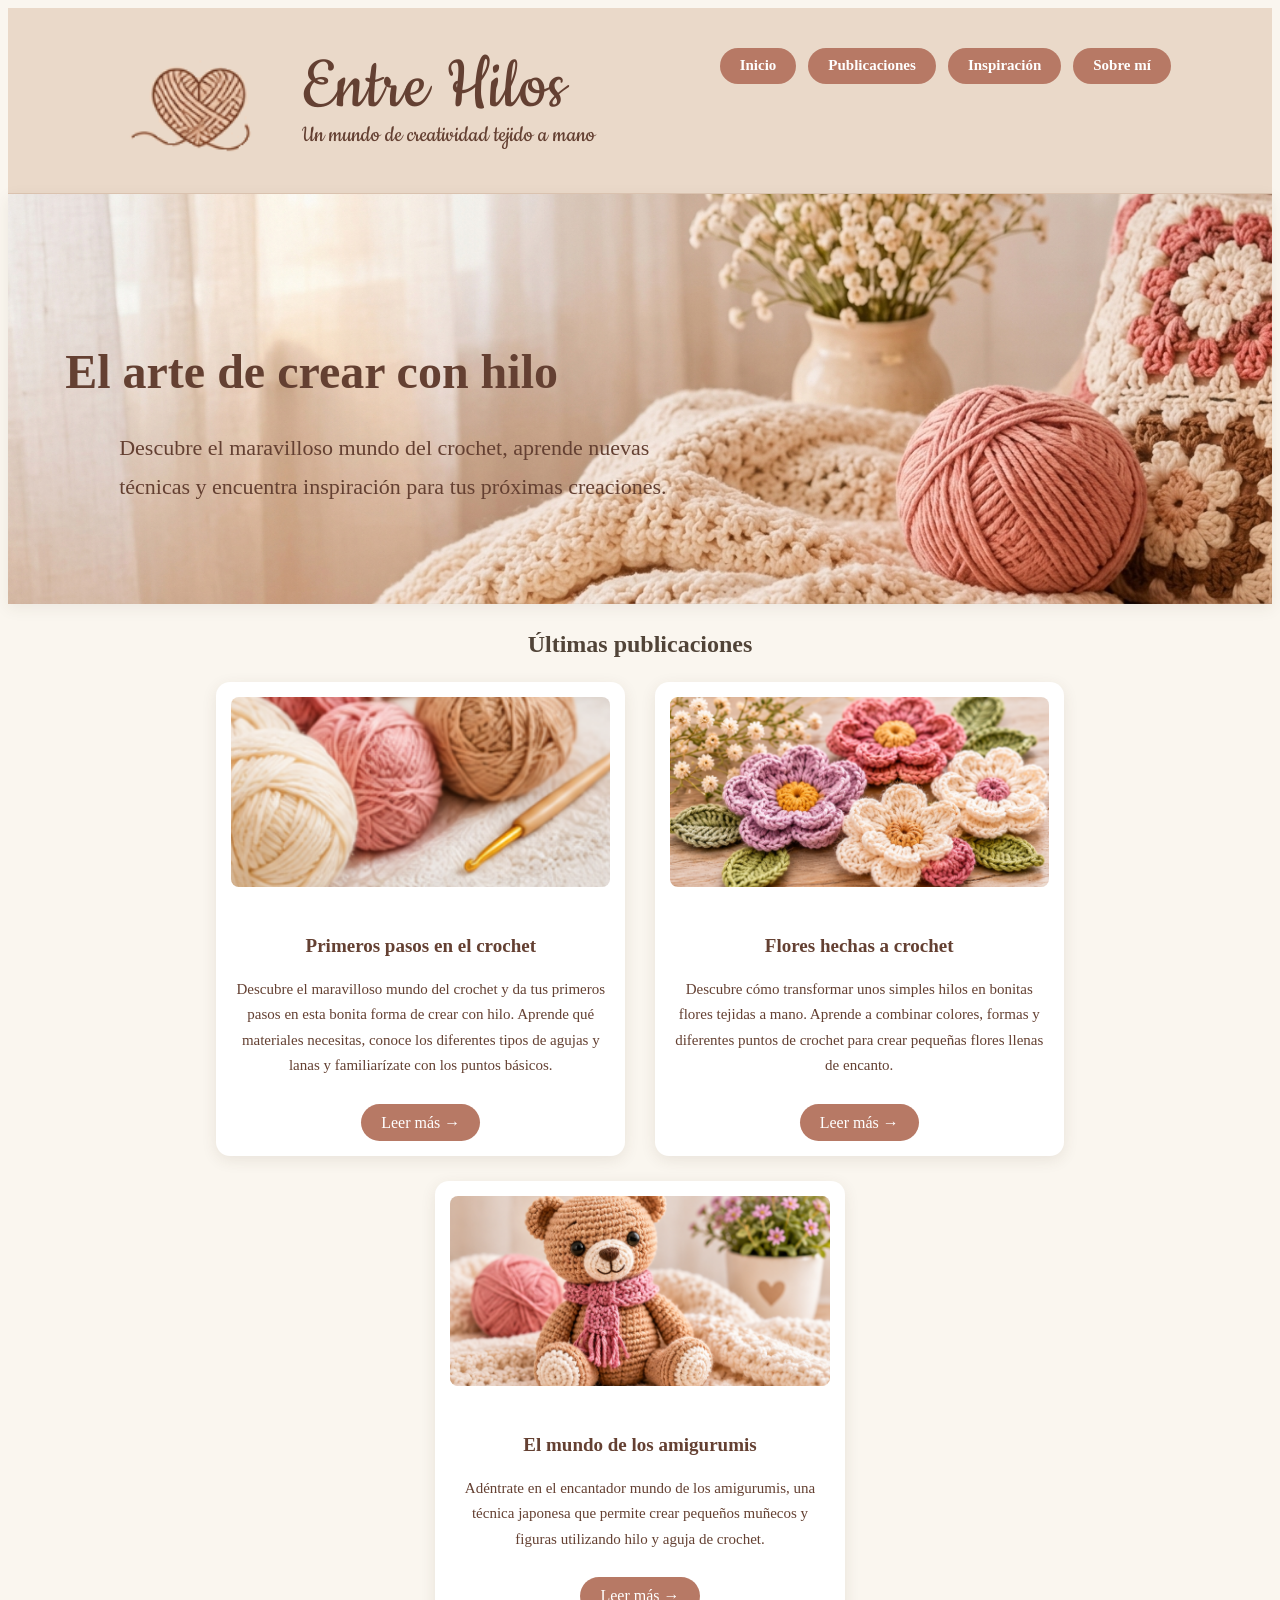
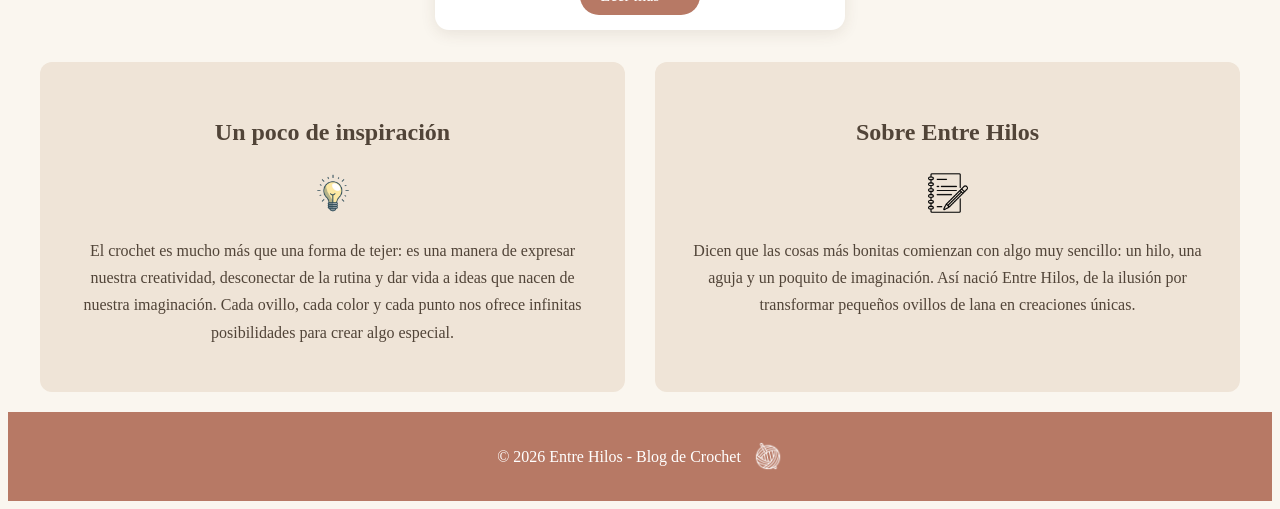
<file: index.html>
<!DOCTYPE html>
<html lang="es">

<head>
    <meta charset="UTF-8">
    <meta name="viewport" content="width=device-width, initial-scale=1.0">
    <title>Entre Hilos | Blog de Crochet</title>
    <link rel="stylesheet" href="style.css">
    <link href="https://fonts.googleapis.com/css2?family=Cookie&display=swap" rel="stylesheet">
</head>

<body>
    <header>
        <div class="cabecera">
            <!-- Columna izquierda: logo y descripción -->
            <div class="titulo-blog">
                <img src="images/iconoCorazonGanchillo.png" alt="Corazón de ganchillo">
                <div class="texto-cabecera">
                    <h1>Entre Hilos</h1>
                    <p>Un mundo de creatividad tejido a mano</p>
                </div>
            </div>

            <!-- Columna derecha: navegación -->
            <nav>
                <a class="botones" href="index.html">Inicio</a>
                <a class="botones" href="#publicaciones">Publicaciones</a>
                <a class="botones" href="#inspiracion">Inspiración</a>
                <a class="botones" href="#sobre-mi">Sobre mí</a>
            </nav>

        </div>
    </header>

    <main>
        <section class="presentacion">
            <h2>El arte de crear con hilo</h2>
            <p>
                Descubre el maravilloso mundo del crochet,
                aprende nuevas técnicas y encuentra inspiración
                para tus próximas creaciones.
            </p>
        </section>

        <section id="publicaciones">
            <h2>Últimas publicaciones</h2>
            <article>
                <img src="images/materiales.png" alt="Ovillos de lana y aguja de crochet">
                <h3>Primeros pasos en el crochet</h3>
                <p>Descubre el maravilloso mundo del crochet y da tus primeros pasos
                    en esta bonita forma de crear con hilo. Aprende qué materiales
                    necesitas, conoce los diferentes tipos de agujas y lanas y
                    familiarízate con los puntos básicos.</p>
                <a class="botones" href="articulos/primerosPasos.html">
                    Leer más →
                </a>
            </article>
            <article>
                <img src="images/flores.png" alt="Flores tejidas a crochet">
                <h3>Flores hechas a crochet</h3>
                <p>Descubre cómo transformar unos simples hilos en bonitas flores tejidas
                    a mano. Aprende a combinar colores, formas y diferentes puntos de
                    crochet para crear pequeñas flores llenas de encanto.</p>
                <a class="botones" href="articulos/flores.html">
                    Leer más →
                </a>
            </article>
            <article>
                <img src="images/amigurumis.png" alt="Muñeco amigurumi tejido a crochet">
                <h3>El mundo de los amigurumis</h3>
                <p>Adéntrate en el encantador mundo de los amigurumis, una técnica
                    japonesa que permite crear pequeños muñecos y figuras utilizando hilo
                    y aguja de crochet. </p>
                <a class="botones" href="articulos/amigurumis.html">
                    Leer más →
                </a>
            </article>
        </section>
        <div class="inspiracionEinfo">

            <section id="inspiracion">
                <h2>Un poco de inspiración</h2>
                <p><img src="images/iconoBombilla.png" alt="Icono bombilla idea"></p>
                <p>
                    El crochet es mucho más que una forma de tejer: es una manera
                    de expresar nuestra creatividad, desconectar de la rutina y
                    dar vida a ideas que nacen de nuestra imaginación. Cada ovillo,
                    cada color y cada punto nos ofrece infinitas posibilidades
                    para crear algo especial.
                </p>
            </section>

            <section id="sobre-mi">
                <h2>Sobre Entre Hilos</h2>
                <p><img src="images/cuaderno.png" alt="Icono cuaderno de notas"></p>
                <p>
                    Dicen que las cosas más bonitas comienzan con algo muy sencillo:
                    un hilo, una aguja y un poquito de imaginación. Así nació
                    Entre Hilos, de la ilusión por transformar pequeños ovillos
                    de lana en creaciones únicas.
                </p>
            </section>
        </div>
    </main>

    <footer>
        <div class="contenido-footer">
            <p>© 2026 Entre Hilos - Blog de Crochet</p>
            <img src="images/tejer.png" alt="Icono ovillo de tejer">
        </div>
    </footer>

</body>

</html>
</file>
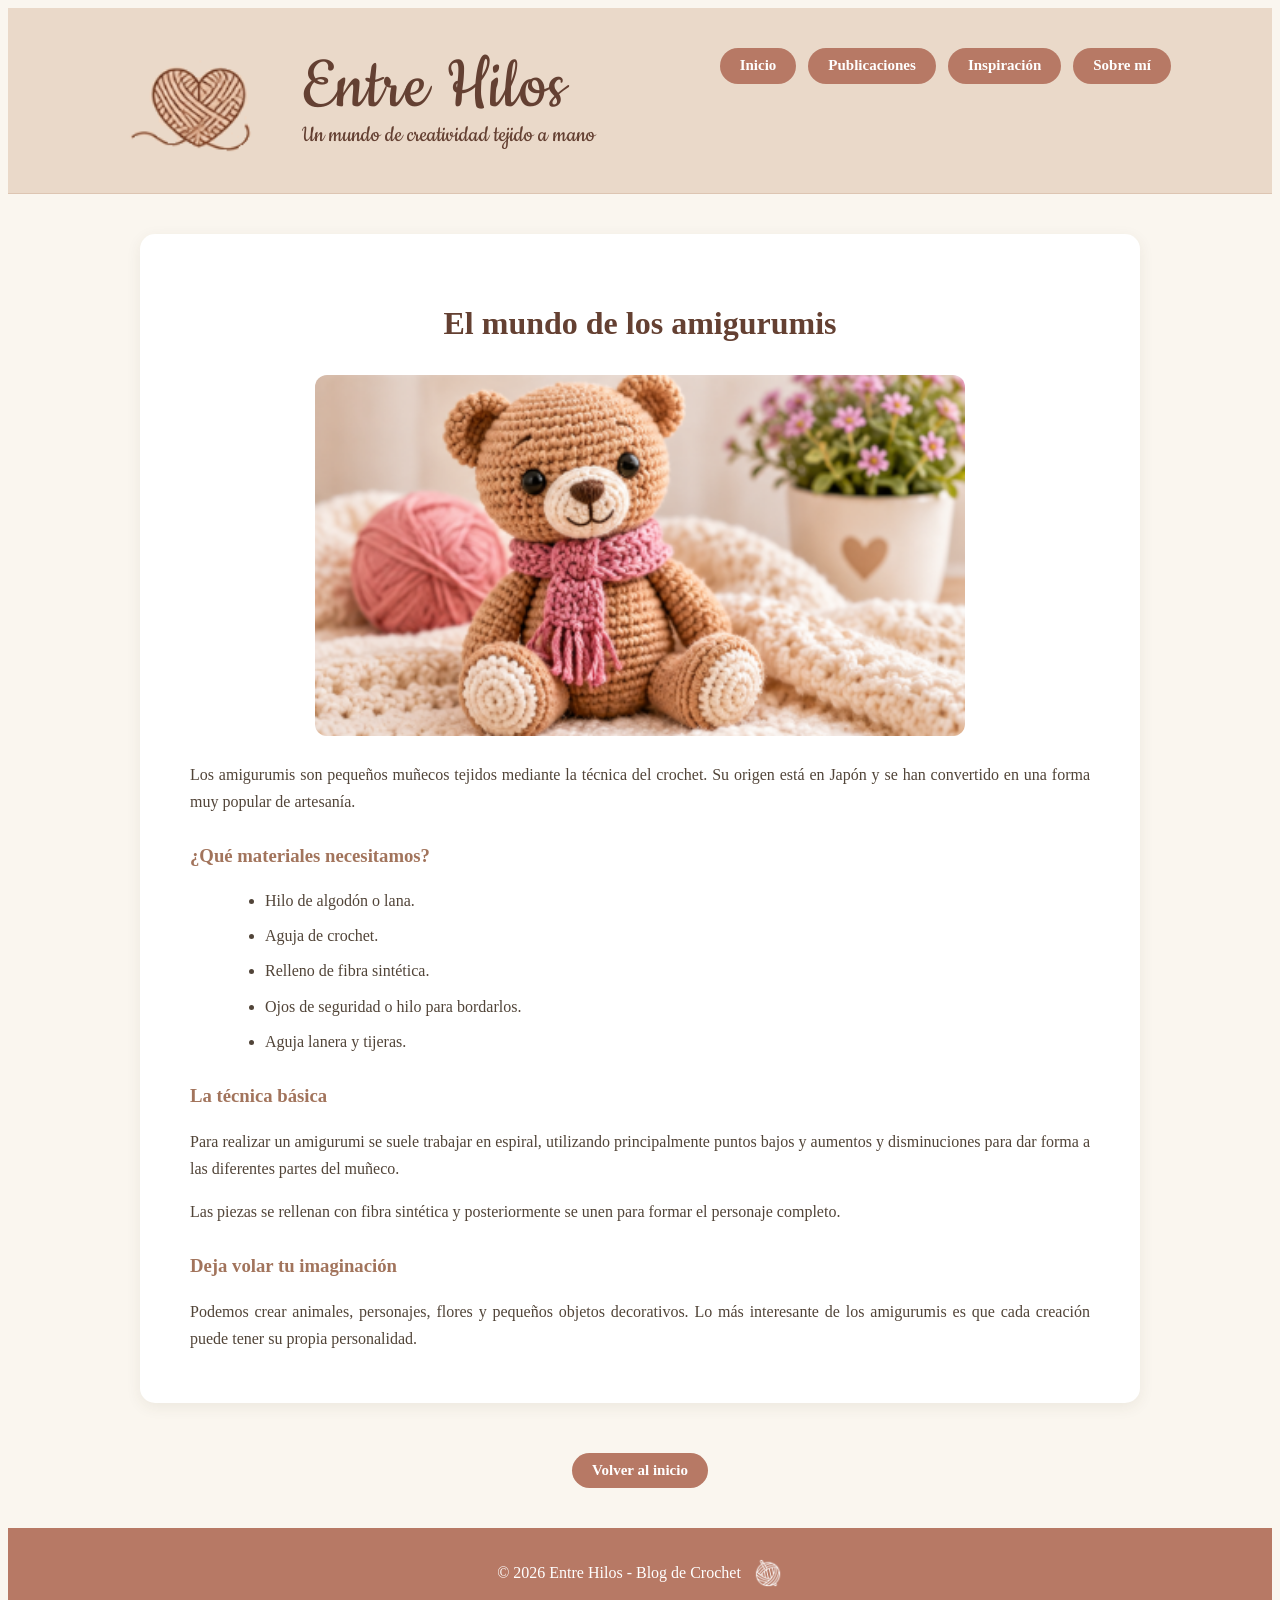
<file: articulos/amigurumis.html>
<!DOCTYPE html>
<html lang="es">

<head>
    <meta charset="UTF-8">
    <meta name="viewport" content="width=device-width, initial-scale=1.0">
    <title>Entre Hilos | Blog de Crochet</title>
    <link rel="stylesheet" href="../style.css">
    <link href="https://fonts.googleapis.com/css2?family=Cookie&display=swap" rel="stylesheet">
</head>

<body>

    <header>
        <div class="cabecera">

            <!-- Columna izquierda: logo y descripción -->
            <div class="titulo-blog">
                <img src="../images/iconoCorazonGanchillo.png" alt="Corazón de ganchillo">

                <div class="texto-cabecera">
                    <h1>Entre Hilos</h1>
                    <p>Un mundo de creatividad tejido a mano</p>
                </div>
            </div>

            <!-- Columna derecha: navegación -->
            <nav>
                <a class="botones" href="../index.html">Inicio</a>
                <a class="botones" href="../index.html#publicaciones">Publicaciones</a>
                <a class="botones" href="../index.html#inspiracion">Inspiración</a>
                <a class="botones" href="../index.html#sobre-mi">Sobre mí</a>
            </nav>

        </div>
    </header>

    <main>

        <!-- CONTENIDO DEL ARTÍCULO -->
        <section class="contenido-articulo">

            <h2>El mundo de los amigurumis</h2>

            <img class="imagen-articulo"
                 src="../images/amigurumis.png"
                 alt="Osito amigurumi tejido a mano">

            <p>
                Los amigurumis son pequeños muñecos tejidos
                mediante la técnica del crochet. Su origen
                está en Japón y se han convertido en una
                forma muy popular de artesanía.
            </p>

            <h3>¿Qué materiales necesitamos?</h3>

            <ul>
                <li>Hilo de algodón o lana.</li>
                <li>Aguja de crochet.</li>
                <li>Relleno de fibra sintética.</li>
                <li>Ojos de seguridad o hilo para bordarlos.</li>
                <li>Aguja lanera y tijeras.</li>
            </ul>

            <h3>La técnica básica</h3>

            <p>
                Para realizar un amigurumi se suele trabajar
                en espiral, utilizando principalmente puntos
                bajos y aumentos y disminuciones para dar
                forma a las diferentes partes del muñeco.
            </p>

            <p>
                Las piezas se rellenan con fibra sintética
                y posteriormente se unen para formar el
                personaje completo.
            </p>

            <h3>Deja volar tu imaginación</h3>

            <p>
                Podemos crear animales, personajes, flores
                y pequeños objetos decorativos. Lo más
                interesante de los amigurumis es que cada
                creación puede tener su propia personalidad.
            </p>

        </section>

        <!-- BOTONERA INDEPENDIENTE -->
        <nav class="navegacion-articulo">

            <a class="botones" href="../index.html">
                Volver al inicio
            </a>

        </nav>

    </main>

    <footer>
        <div class="contenido-footer">
            <p>© 2026 Entre Hilos - Blog de Crochet</p>
            <img src="../images/tejer.png" alt="Icono ovillo de tejer">
        </div>
    </footer>

</body>

</html>
</file>
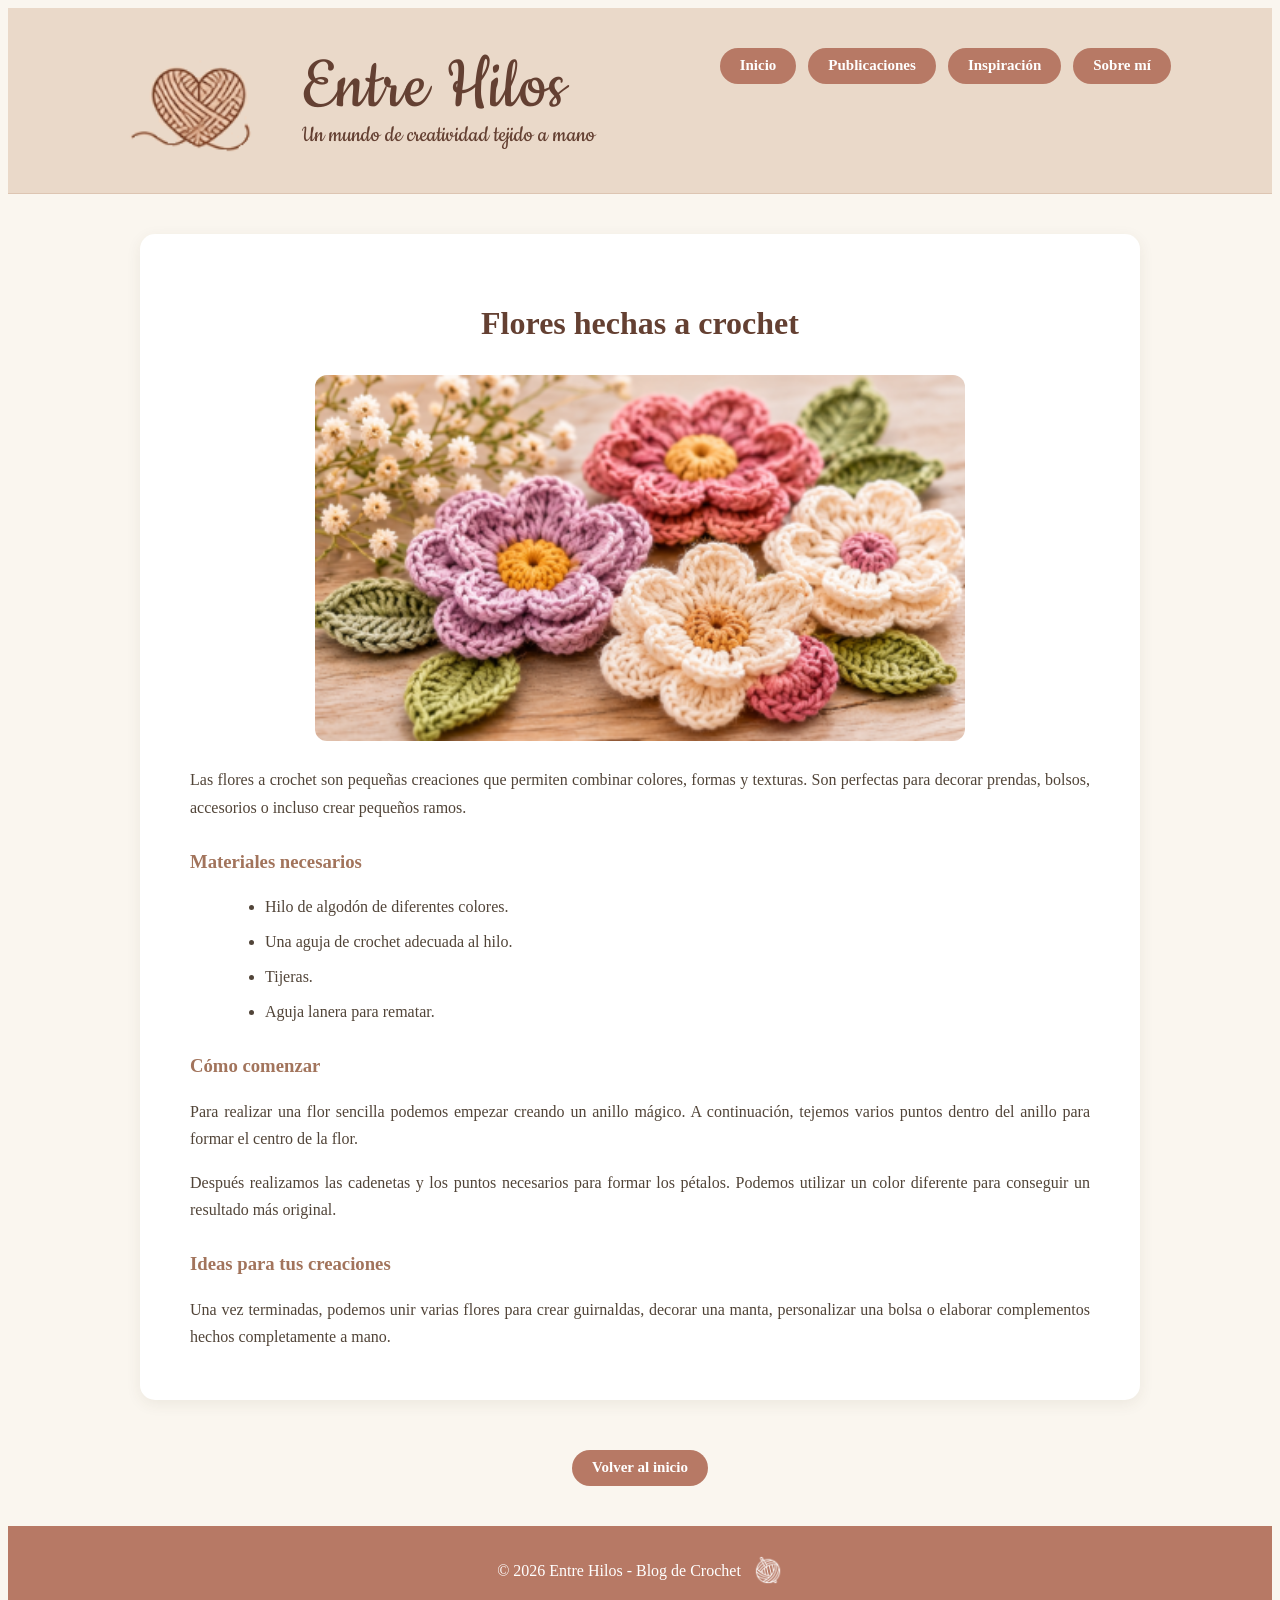
<file: articulos/flores.html>
<!DOCTYPE html>
<html lang="es">

<head>
    <meta charset="UTF-8">
    <meta name="viewport" content="width=device-width, initial-scale=1.0">
    <title>Entre Hilos | Blog de Crochet</title>
    <link rel="stylesheet" href="../style.css">
    <link href="https://fonts.googleapis.com/css2?family=Cookie&display=swap" rel="stylesheet">
</head>

<body>

    <header>
        <div class="cabecera">

            <!-- Columna izquierda: logo y descripción -->
            <div class="titulo-blog">
                <img src="../images/iconoCorazonGanchillo.png" alt="Corazón de ganchillo">

                <div class="texto-cabecera">
                    <h1>Entre Hilos</h1>
                    <p>Un mundo de creatividad tejido a mano</p>
                </div>
            </div>

            <!-- Columna derecha: navegación -->
            <nav>
                <a class="botones" href="../index.html">Inicio</a>
                <a class="botones" href="../index.html#publicaciones">Publicaciones</a>
                <a class="botones" href="../index.html#inspiracion">Inspiración</a>
                <a class="botones" href="../index.html#sobre-mi">Sobre mí</a>
            </nav>

        </div>
    </header>

    <main>

        <!-- CONTENIDO DEL ARTÍCULO -->
        <section class="contenido-articulo">

            <h2>Flores hechas a crochet</h2>

            <img class="imagen-articulo"
                 src="../images/flores.png"
                 alt="Flores de diferentes colores tejidas a crochet">

            <p>
                Las flores a crochet son pequeñas creaciones
                que permiten combinar colores, formas y texturas.
                Son perfectas para decorar prendas, bolsos,
                accesorios o incluso crear pequeños ramos.
            </p>

            <h3>Materiales necesarios</h3>

            <ul>
                <li>Hilo de algodón de diferentes colores.</li>
                <li>Una aguja de crochet adecuada al hilo.</li>
                <li>Tijeras.</li>
                <li>Aguja lanera para rematar.</li>
            </ul>

            <h3>Cómo comenzar</h3>

            <p>
                Para realizar una flor sencilla podemos empezar
                creando un anillo mágico. A continuación,
                tejemos varios puntos dentro del anillo para
                formar el centro de la flor.
            </p>

            <p>
                Después realizamos las cadenetas y los puntos
                necesarios para formar los pétalos. Podemos
                utilizar un color diferente para conseguir
                un resultado más original.
            </p>

            <h3>Ideas para tus creaciones</h3>

            <p>
                Una vez terminadas, podemos unir varias flores
                para crear guirnaldas, decorar una manta,
                personalizar una bolsa o elaborar complementos
                hechos completamente a mano.
            </p>

        </section>

        <!-- BOTONERA INDEPENDIENTE -->
        <nav class="navegacion-articulo">

            <a class="botones" href="../index.html">
                Volver al inicio
            </a>

        </nav>

    </main>

    <footer>
        <div class="contenido-footer">
            <p>© 2026 Entre Hilos - Blog de Crochet</p>
            <img src="../images/tejer.png" alt="Icono ovillo de tejer">
        </div>
    </footer>

</body>

</html>
</file>
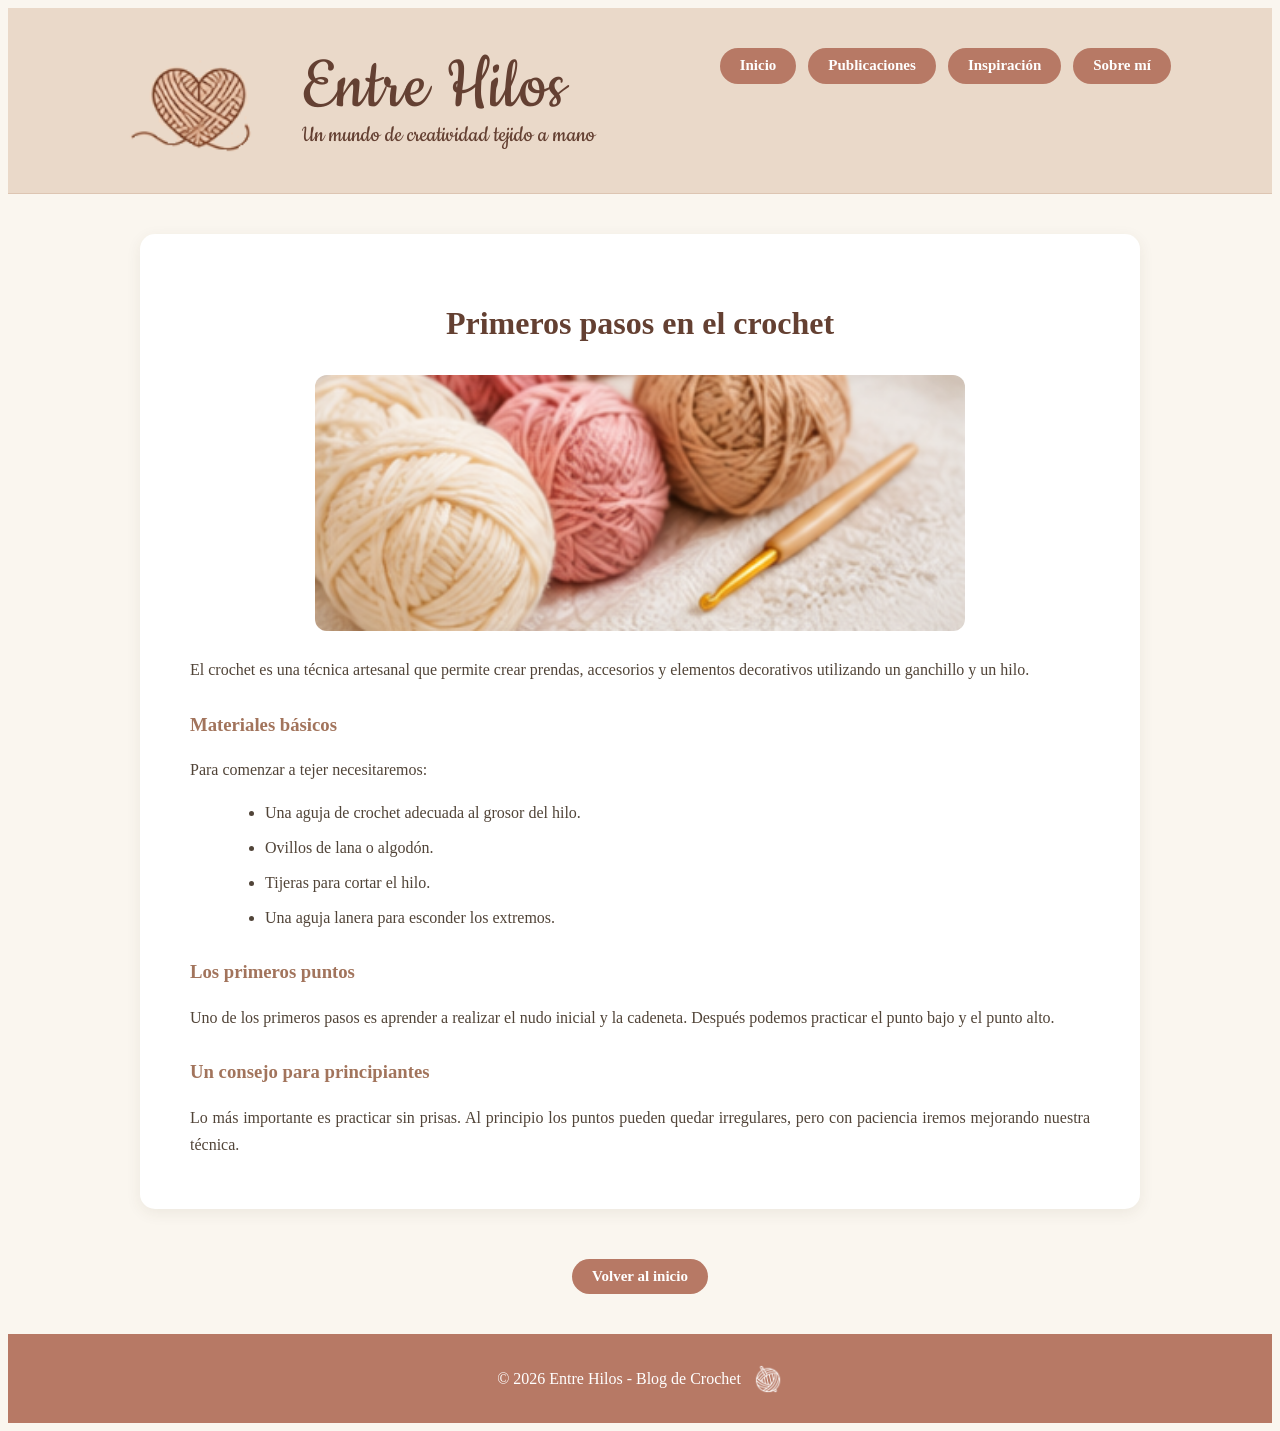
<file: articulos/primerosPasos.html>
<!DOCTYPE html>
<html lang="es">

<head>
    <meta charset="UTF-8">
    <meta name="viewport" content="width=device-width, initial-scale=1.0">
    <title>Entre Hilos | Blog de Crochet</title>
    <link rel="stylesheet" href="../style.css">
    <link href="https://fonts.googleapis.com/css2?family=Cookie&display=swap" rel="stylesheet">
</head>

<body>

    <header>
        <div class="cabecera">
            <!-- Columna izquierda: logo y descripción -->
            <div class="titulo-blog">
                <img src="../images/iconoCorazonGanchillo.png" alt="Corazón de ganchillo">
                <div class="texto-cabecera">
                    <h1>Entre Hilos</h1>
                    <p>Un mundo de creatividad tejido a mano</p>
                </div>
            </div>

            <!-- Columna derecha: navegación -->
             <nav>
                <a class="botones" href="../index.html">Inicio</a>
                <a class="botones" href="../index.html#publicaciones">Publicaciones</a>
                <a class="botones" href="../index.html#inspiracion">Inspiración</a>
                <a class="botones" href="../index.html#sobre-mi">Sobre mí</a>
            </nav>

        </div>
    </header>

   
<main>

    <section class="contenido-articulo">

        <h2>Primeros pasos en el crochet</h2>

        <img class="imagen-articulo"
             src="../images/materiales.png"
             alt="Ovillos de lana y aguja de crochet">

        <p>
            El crochet es una técnica artesanal que permite
            crear prendas, accesorios y elementos decorativos
            utilizando un ganchillo y un hilo.
        </p>

        <h3>Materiales básicos</h3>

        <p>Para comenzar a tejer necesitaremos:</p>

        <ul>
            <li>Una aguja de crochet adecuada al grosor del hilo.</li>
            <li>Ovillos de lana o algodón.</li>
            <li>Tijeras para cortar el hilo.</li>
            <li>Una aguja lanera para esconder los extremos.</li>
        </ul>

        <h3>Los primeros puntos</h3>

        <p>
            Uno de los primeros pasos es aprender a realizar
            el nudo inicial y la cadeneta. Después podemos
            practicar el punto bajo y el punto alto.
        </p>

        <h3>Un consejo para principiantes</h3>

        <p>
            Lo más importante es practicar sin prisas.
            Al principio los puntos pueden quedar irregulares,
            pero con paciencia iremos mejorando nuestra técnica.
        </p>

    </section>

    <nav class="navegacion-articulo">

        <a class="botones" href="../index.html">
            Volver al inicio
        </a>

    </nav>

</main>


    <footer>
        <div class="contenido-footer">
            <p>© 2026 Entre Hilos - Blog de Crochet</p>
            <img src="../images/tejer.png" alt="Icono ovillo de tejer">
        </div>
    </footer>

</body>

</html>
</file>
<file: style.css>
```css
/* ==================================================
   ESTILOS GENERALES
================================================== */

* {
    margin: 0;
    padding: 0;
    box-sizing: border-box;
}

body {
    font-family: Georgia, serif;
    background-color: #faf6ef;
    color: #514438;
    line-height: 1.7;
}


/* ==================================================
   CABECERA
================================================== */

header {
    background-color: #ead9c9;
    padding: 5px 8%;
    border-bottom: 1px solid #ddc5b2;
}

.cabecera {
    display: flex;
    justify-content: space-between;
    align-items: flex-start;
    gap: 30px;
}

/* COLUMNA IZQUIERDA */

.titulo-blog {
    display: flex;
    align-items: center;
    gap: 18px;
}

.titulo-blog img {
    width: 175px;
    height: 175px;
    object-fit: contain;
}

.texto-cabecera {
    display: flex;
    flex-direction: column;
    justify-content: center;
}

.texto-cabecera h1 {
    font-size: 78px;
    color: #644032;
    font-weight: 400;
    letter-spacing: 1px;
    font-family: "Cookie", cursive;
    line-height: 0.9;
    margin: 0;
}

.texto-cabecera p {
    color: #644032;
    font-size: 25px;
    font-family: "Cookie", cursive;
    font-style: normal;
    line-height: 1;
    margin: 0;
}

/* COLUMNA DERECHA: NAVEGACIÓN */

nav {
    display: flex;
    justify-content: flex-end;
    align-items: center;
    flex-wrap: wrap;
    gap: 12px;
    margin-top: 25px;
}

nav a {
    text-decoration: none;
    color: #654d3c;
    padding: 8px 18px;
    border-radius: 25px;
    font-size: 15px;
    font-weight: bold;
    transition: all 0.3s;
}

nav a:hover {
    background-color: #b77965;
    color: white;
}


/* ==================================================
   BOTONES
================================================== */

.botones {
    display: inline-block;
    background-color: #b77965;
    color: white;
    text-decoration: none;
    padding: 5px 20px;
    border-radius: 20px;
    transition: background-color 0.3s;
    margin-top: 10px;
}

.botones:hover {
    background-color: #805c49;
}


/* ==================================================
   PRESENTACIÓN
================================================== */

.presentacion {
    background-image: url("images/presentacion.jpeg");
    background-size: cover;
    background-position: center;
    background-repeat: no-repeat;

    text-align: left;
    padding: 65px clamp(30px, 4vw, 60px);
    min-height: 280px;

    box-shadow: 0 4px 15px rgba(80, 60, 40, 0.08);

    display: flex;
    flex-direction: column;
    justify-content: center;
}

/* TÍTULO DE PRESENTACIÓN */

.presentacion h2 {
    font-size: 48px;
    color: #644032;
    margin-bottom: 15px;
    text-align: left;
    padding-left: 6px;
}

/* TEXTO DE PRESENTACIÓN */

.presentacion p {
    font-size: 22px;
    line-height: 1.8;
    color: #644032;
    max-width: 600px;
    margin: 0;
    text-align: left;
    padding-left: 60px;
}


/* ==================================================
   PUBLICACIONES
================================================== */

#publicaciones {
    text-align: center;
}

#publicaciones > h2 {
    margin-top: 20px;
    margin-bottom: 5px;
}

#publicaciones article {
    display: inline-block;
    width: 30%;
    vertical-align: top;
    margin: 1%;
    padding: 15px;
    background-color: #fff;
    border-radius: 14px;
    box-shadow: 0 4px 15px rgba(80, 60, 40, 0.10);
    transition: transform 0.3s, box-shadow 0.3s;
}

#publicaciones article:hover {
    transform: translateY(-7px);
    box-shadow: 0 8px 22px rgba(80, 60, 40, 0.16);
}

#publicaciones article h3 {
    margin-bottom: 12px;
    font-size: 19px;
    color: #644032;
}

#publicaciones article p {
    font-size: 15px;
    color: #644032;
}


/* ==================================================
   IMÁGENES DE PUBLICACIONES
================================================== */

article img {
    width: 100%;
    height: 190px;
    object-fit: cover;
    border-radius: 8px;
    margin-bottom: 15px;
}


/* ==================================================
   INSPIRACIÓN Y SOBRE MÍ
================================================== */

.inspiracionEinfo {
    display: flex;
    flex-direction: row;
    justify-content: space-between;
    align-items: stretch;
    gap: 30px;
    max-width: 1200px;
    margin: 20px auto;
    padding: 0 20px;
}

.inspiracionEinfo > div,
.inspiracionEinfo > section {
    flex: 1;
    min-width: 0;
}

#inspiracion,
#sobre-mi {
    margin: 0;
    padding: 30px;
    text-align: center;
    background-color: #efe4d7;
    border-radius: 12px;
}

#inspiracion img,
#sobre-mi img {
    width: 40px;
    height: 40px;
    object-fit: contain;
}


/* ==================================================
   CONTENIDO DE LOS ARTÍCULOS
================================================== */

.contenido-articulo {
    max-width: 900px;
    margin: 40px auto;
    padding: 35px 50px;
    background-color: #fff;
    border-radius: 15px;
    box-shadow: 0 4px 15px rgba(80, 60, 40, 0.08);
}

/* TÍTULO DEL ARTÍCULO */

.contenido-articulo h2 {
    text-align: center;
    color: #644032;
    font-size: 32px;
    margin-bottom: 25px;
}

/* TEXTO */

.contenido-articulo p {
    text-align: justify;
    margin-bottom: 15px;
    color: #514438;
}

/* SUBTÍTULOS */

.contenido-articulo h3 {
    color: #a2745c;
    margin: 25px 0 10px;
}

/* LISTAS */

main ul {
    margin: 15px 0 25px 35px;
}

main li {
    margin-bottom: 8px;
}

.contenido-articulo ul {
    margin: 15px 0 25px 35px;
}


/* ==================================================
   IMÁGENES DE LOS ARTÍCULOS
================================================== */

.imagen-articulo {
    width: 100%;
    max-width: 650px;
    max-height: 380px;
    object-fit: cover;
    display: block;
    margin: 25px auto;
    border-radius: 12px;
}


/* ==================================================
   NAVEGACIÓN ENTRE ARTÍCULOS
================================================== */

.navegacion-articulo {
    display: flex;
    justify-content: center;
    gap: 15px;
    margin: 25px auto 40px;
}


/* ==================================================
   PIE DE PÁGINA
================================================== */

footer {
    background-color: #b77965;
    padding: 15px 22px;
    color: #ffffff;
}

.contenido-footer {
    display: flex;
    justify-content: center;
    align-items: center;
    gap: 12px;
}

footer img {
    width: 30px;
    height: 30px;
    object-fit: contain;
    filter: brightness(0) invert(1);
}


/* ==================================================
   DISEÑO RESPONSIVE
================================================== */

@media (max-width: 700px) {

    /* CABECERA */

    header {
        padding: 15px 5%;
    }

    .cabecera {
        flex-direction: column;
        align-items: center;
        gap: 15px;
    }

    .titulo-blog {
        flex-direction: column;
        text-align: center;
        gap: 8px;
    }

    .titulo-blog img {
        width: 110px;
        height: 110px;
    }

    .texto-cabecera h1 {
        font-size: 48px;
    }

    .texto-cabecera p {
        font-size: 20px;
    }

    /* NAVEGACIÓN */

    nav {
        justify-content: center;
        margin-top: 10px;
        gap: 5px;
    }

    nav a {
        margin: 3px;
        padding: 7px 12px;
        font-size: 14px;
    }

    /* CONTENIDO GENERAL */

    main {
        padding: 25px 15px;
    }

    /* PRESENTACIÓN */

    .presentacion {
        padding: 45px 20px;
    }

    .presentacion h2 {
        font-size: 27px;
        padding-left: 0;
    }

    .presentacion p {
        font-size: 17px;
        padding-left: 0;
    }

    /* PUBLICACIONES */

    #publicaciones article {
        display: block;
        width: 100%;
        margin: 20px 0;
    }

    article img {
        height: 210px;
    }

    /* INSPIRACIÓN Y SOBRE MÍ */

    .inspiracionEinfo {
        flex-direction: column;
        gap: 20px;
    }

    #inspiracion,
    #sobre-mi {
        padding: 25px;
    }

    /* ARTÍCULOS */

    .contenido-articulo {
        margin: 20px 15px;
        padding: 25px 20px;
    }

    .contenido-articulo h2 {
        font-size: 26px;
    }

    .imagen-articulo {
        max-height: 280px;
    }

    /* NAVEGACIÓN ENTRE ARTÍCULOS */

    .navegacion-articulo {
        flex-wrap: wrap;
    }

}
```
</file>
